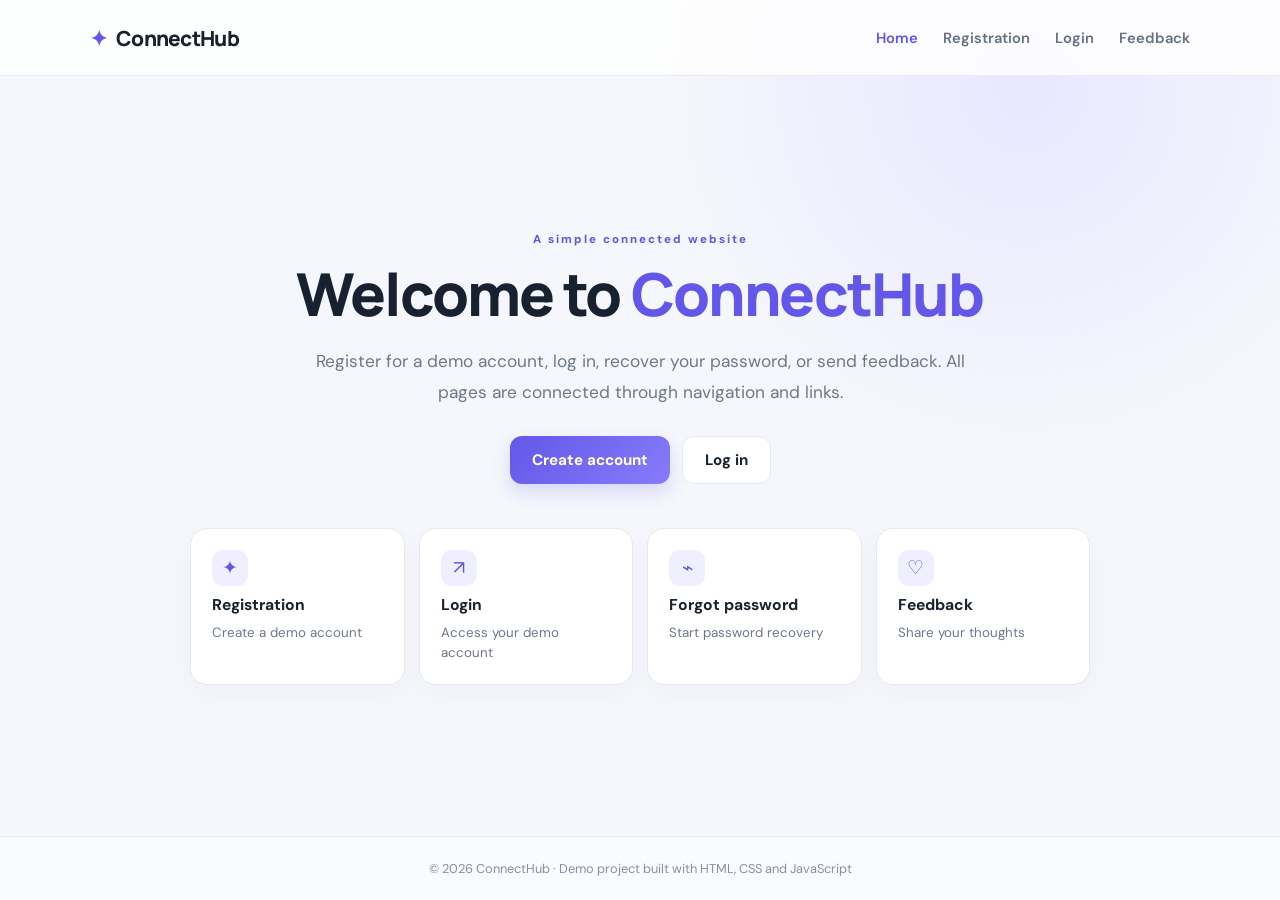
<file: index.html>
<!DOCTYPE html>
<html lang="en">
<head>
  <meta charset="UTF-8">
  <meta name="viewport" content="width=device-width, initial-scale=1.0">
  <title>Welcome | ConnectHub</title>
  <link rel="stylesheet" href="style.css">
</head>
<body>
  <header class="topbar">
    <a class="brand" href="index.html">ConnectHub</a>
    <nav>
      <a class="active" href="index.html">Home</a>
      <a href="register.html">Registration</a>
      <a href="login.html">Login</a>
      <a href="feedback.html">Feedback</a>
    </nav>
  </header>
  <main class="hero-wrap">
    <section class="hero">
      <span class="eyebrow">A simple connected website</span>
      <h1>Welcome to <span>ConnectHub</span></h1>
      <p>Register for a demo account, log in, recover your password, or send feedback. All pages are connected through navigation and links.</p>
      <div class="actions">
        <a class="btn primary" href="register.html">Create account</a>
        <a class="btn secondary" href="login.html">Log in</a>
      </div>
      <div class="feature-grid">
        <a class="feature" href="register.html"><span class="feature-icon">✦</span><strong>Registration</strong><small>Create a demo account</small></a>
        <a class="feature" href="login.html"><span class="feature-icon">↗</span><strong>Login</strong><small>Access your demo account</small></a>
        <a class="feature" href="forgot.html"><span class="feature-icon">⌁</span><strong>Forgot password</strong><small>Start password recovery</small></a>
        <a class="feature" href="feedback.html"><span class="feature-icon">♡</span><strong>Feedback</strong><small>Share your thoughts</small></a>
      </div>
    </section>
  </main>
  <footer>© 2026 ConnectHub · Demo project built with HTML, CSS and JavaScript</footer>
</body>
</html>
</file>
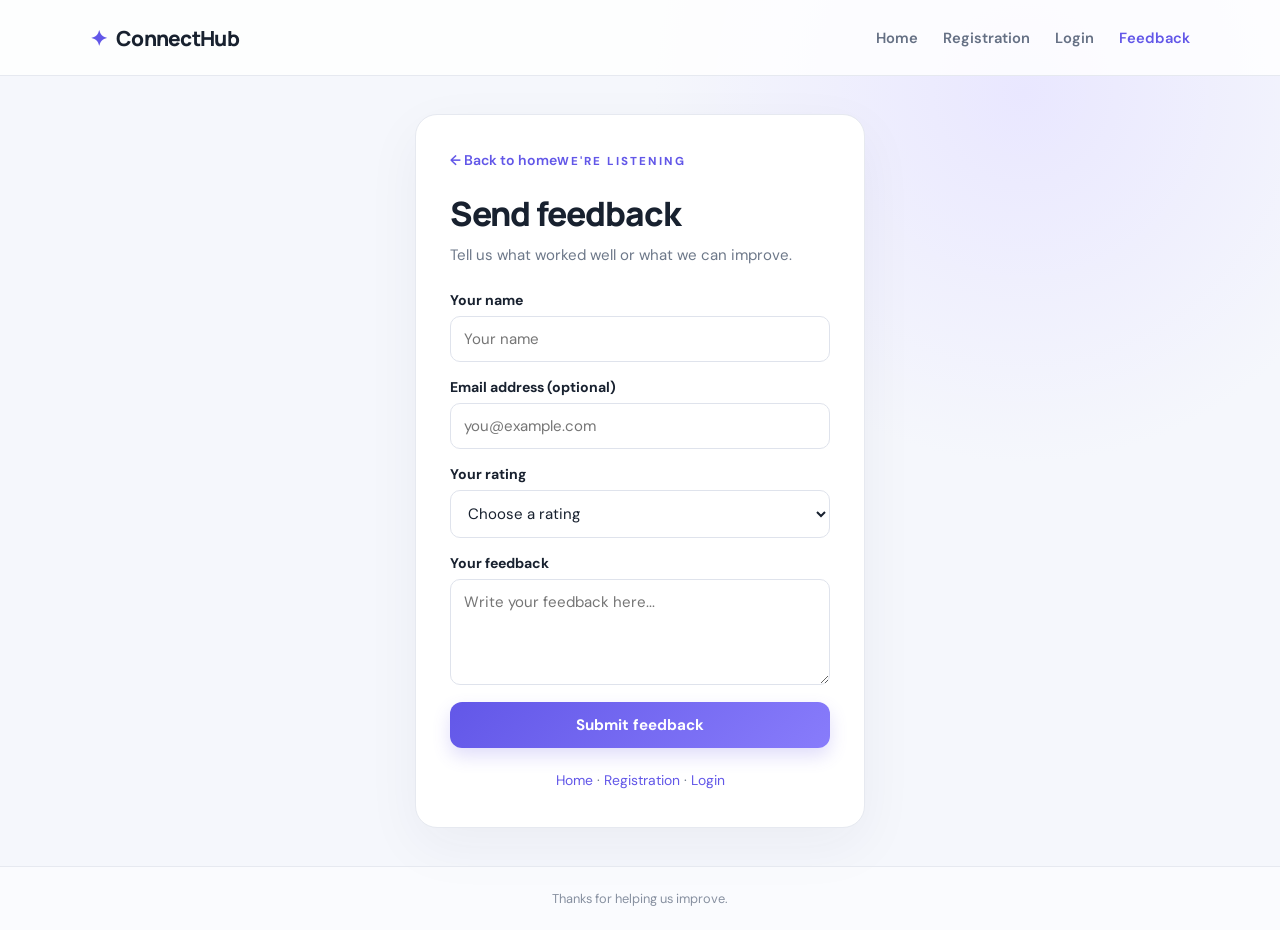
<file: feedback.html>
<!DOCTYPE html>
<html lang="en">
<head><meta charset="UTF-8"><meta name="viewport" content="width=device-width, initial-scale=1.0"><title>Feedback | ConnectHub</title><link rel="stylesheet" href="style.css"></head>
<body>
<header class="topbar"><a class="brand" href="index.html">ConnectHub</a><nav><a href="index.html">Home</a><a href="register.html">Registration</a><a href="login.html">Login</a><a class="active" href="feedback.html">Feedback</a></nav></header>
<main class="form-wrap"><section class="form-card"><a class="back-link" href="index.html">← Back to home</a><span class="eyebrow">WE'RE LISTENING</span><h1>Send feedback</h1><p class="muted">Tell us what worked well or what we can improve.</p>
<form id="feedbackForm"><label for="name">Your name</label><input id="name" name="name" type="text" placeholder="Your name" required><label for="email">Email address (optional)</label><input id="email" name="email" type="email" placeholder="you@example.com"><label for="rating">Your rating</label><select id="rating" name="rating" required><option value="">Choose a rating</option><option>Excellent</option><option>Good</option><option>Okay</option><option>Needs improvement</option></select><label for="feedback">Your feedback</label><textarea id="feedback" name="feedback" rows="4" placeholder="Write your feedback here..." required></textarea><button class="btn primary full" type="submit">Submit feedback</button><p id="message" class="message" role="status"></p></form>
<p class="form-bottom"><a href="index.html">Home</a> · <a href="register.html">Registration</a> · <a href="login.html">Login</a></p>
</section></main><footer>Thanks for helping us improve.</footer><script src="script.js"></script>
</body></html>
</file>
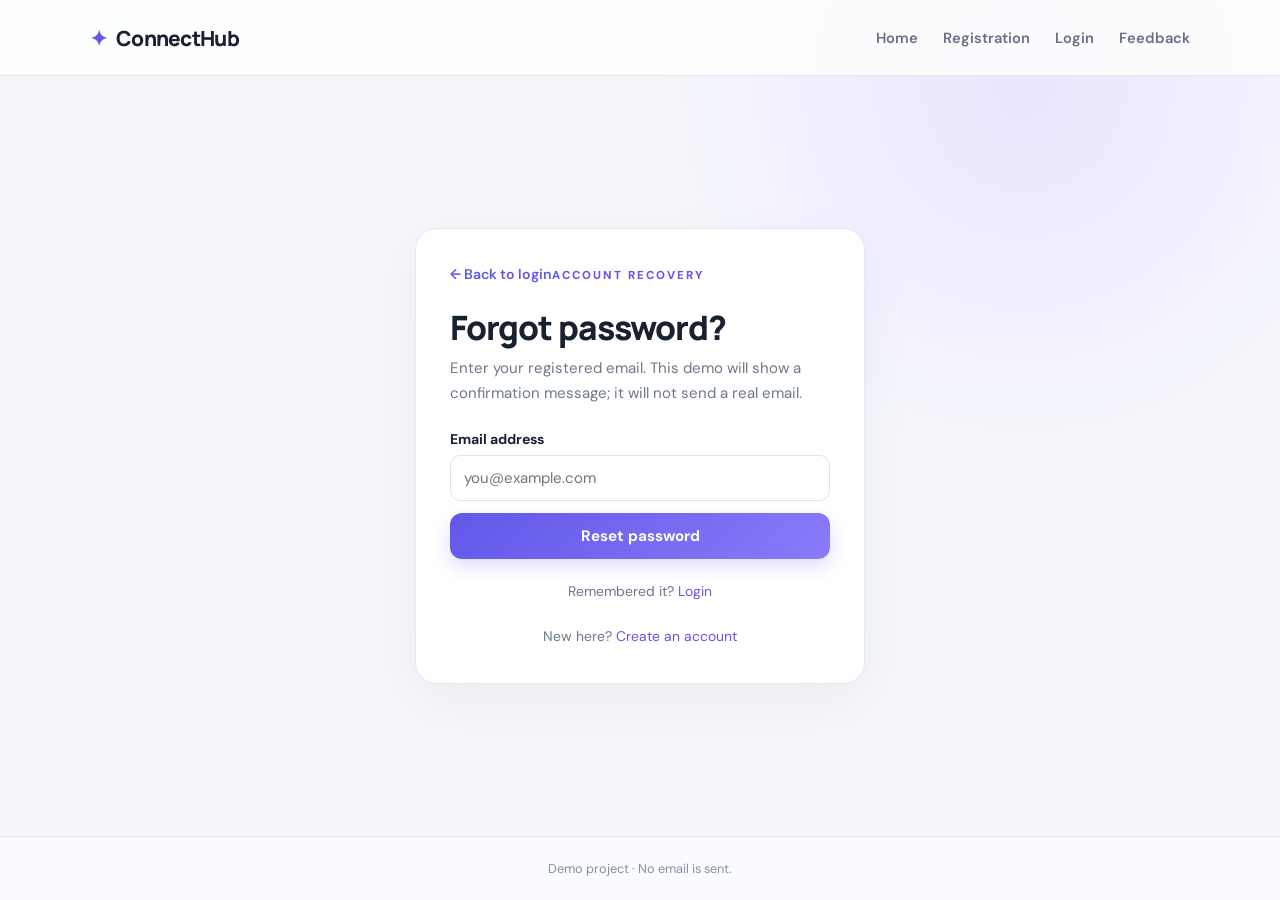
<file: forgot.html>
<!DOCTYPE html>
<html lang="en">
<head><meta charset="UTF-8"><meta name="viewport" content="width=device-width, initial-scale=1.0"><title>Forgot Password | ConnectHub</title><link rel="stylesheet" href="style.css"></head>
<body>
<header class="topbar"><a class="brand" href="index.html">ConnectHub</a><nav><a href="index.html">Home</a><a href="register.html">Registration</a><a href="login.html">Login</a><a href="feedback.html">Feedback</a></nav></header>
<main class="form-wrap"><section class="form-card"><a class="back-link" href="login.html">← Back to login</a><span class="eyebrow">ACCOUNT RECOVERY</span><h1>Forgot password?</h1><p class="muted">Enter your registered email. This demo will show a confirmation message; it will not send a real email.</p>
<form id="forgotForm"><label for="email">Email address</label><input id="email" name="email" type="email" placeholder="you@example.com" required><button class="btn primary full" type="submit">Reset password</button><p id="message" class="message" role="status"></p></form>
<p class="form-bottom">Remembered it? <a href="login.html">Login</a></p><p class="form-bottom">New here? <a href="register.html">Create an account</a></p>
</section></main><footer>Demo project · No email is sent.</footer><script src="script.js"></script>
</body></html>
</file>
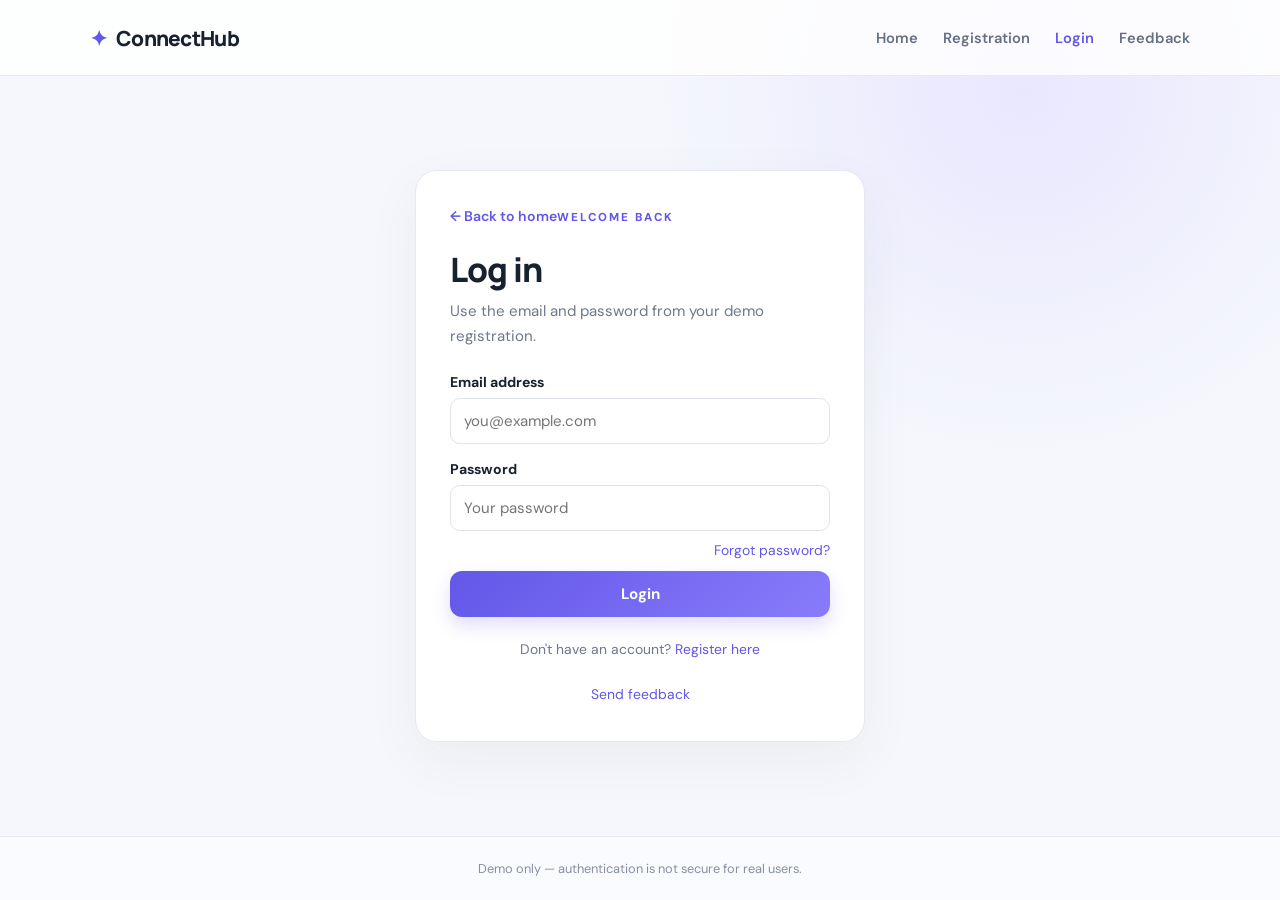
<file: login.html>
<!DOCTYPE html>
<html lang="en">
<head><meta charset="UTF-8"><meta name="viewport" content="width=device-width, initial-scale=1.0"><title>Login | ConnectHub</title><link rel="stylesheet" href="style.css"></head>
<body>
<header class="topbar"><a class="brand" href="index.html">ConnectHub</a><nav><a href="index.html">Home</a><a href="register.html">Registration</a><a class="active" href="login.html">Login</a><a href="feedback.html">Feedback</a></nav></header>
<main class="form-wrap"><section class="form-card"><a class="back-link" href="index.html">← Back to home</a><span class="eyebrow">WELCOME BACK</span><h1>Log in</h1><p class="muted">Use the email and password from your demo registration.</p>
<form id="loginForm">
<label for="email">Email address</label><input id="email" name="email" type="email" placeholder="you@example.com" required>
<label for="password">Password</label><input id="password" name="password" type="password" placeholder="Your password" required>
<div class="right-link"><a href="forgot.html">Forgot password?</a></div>
<button class="btn primary full" type="submit">Login</button><p id="message" class="message" role="status"></p>
</form><p class="form-bottom">Don't have an account? <a href="register.html">Register here</a></p><p class="form-bottom"><a href="feedback.html">Send feedback</a></p>
</section></main><footer>Demo only — authentication is not secure for real users.</footer><script src="script.js"></script>
</body></html>
</file>
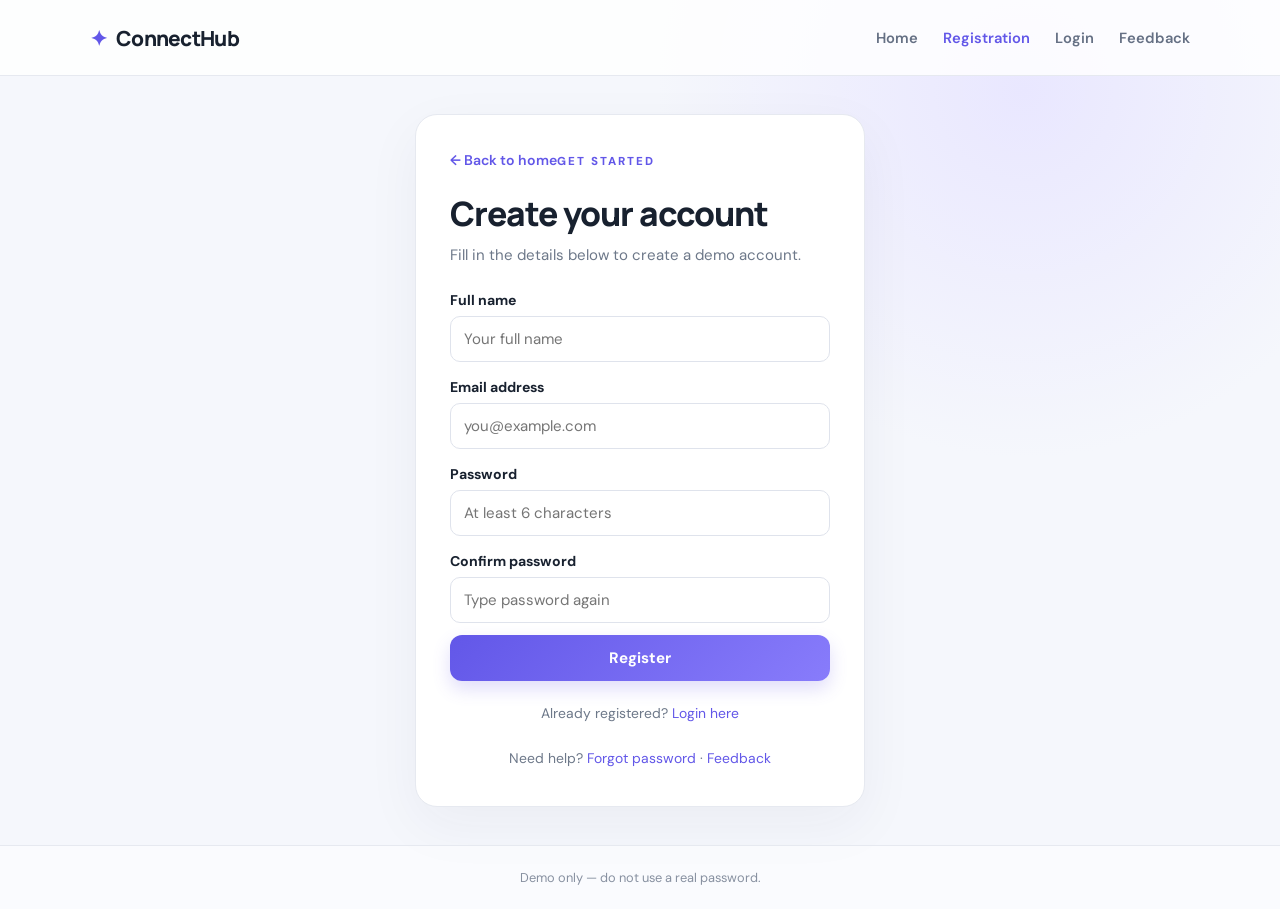
<file: register.html>
<!DOCTYPE html>
<html lang="en">
<head><meta charset="UTF-8"><meta name="viewport" content="width=device-width, initial-scale=1.0"><title>Registration | ConnectHub</title><link rel="stylesheet" href="style.css"></head>
<body>
<header class="topbar"><a class="brand" href="index.html">ConnectHub</a><nav><a href="index.html">Home</a><a class="active" href="register.html">Registration</a><a href="login.html">Login</a><a href="feedback.html">Feedback</a></nav></header>
<main class="form-wrap"><section class="form-card"><a class="back-link" href="index.html">← Back to home</a><span class="eyebrow">GET STARTED</span><h1>Create your account</h1><p class="muted">Fill in the details below to create a demo account.</p>
<form id="registerForm">
<label for="name">Full name</label><input id="name" name="name" type="text" placeholder="Your full name" required>
<label for="email">Email address</label><input id="email" name="email" type="email" placeholder="you@example.com" required>
<label for="password">Password</label><input id="password" name="password" type="password" minlength="6" placeholder="At least 6 characters" required>
<label for="confirm">Confirm password</label><input id="confirm" name="confirm" type="password" minlength="6" placeholder="Type password again" required>
<button class="btn primary full" type="submit">Register</button><p id="message" class="message" role="status"></p>
</form><p class="form-bottom">Already registered? <a href="login.html">Login here</a></p><p class="form-bottom">Need help? <a href="forgot.html">Forgot password</a> · <a href="feedback.html">Feedback</a></p>
</section></main><footer>Demo only — do not use a real password.</footer><script src="script.js"></script>
</body></html>
</file>
<file: style.css>
@import url('https://fonts.googleapis.com/css2?family=DM+Sans:wght@400;500;600;700&family=Manrope:wght@400;500;600;700;800&display=swap');
:root{--ink:#18212f;--muted:#6d7889;--accent:#6257e8;--accent2:#887cfb;--line:#e6e9f0;--paper:#fff;--bg:#f5f7fc}
*{box-sizing:border-box}body{margin:0;font-family:'DM Sans',sans-serif;color:var(--ink);background:radial-gradient(circle at 80% 10%,#e9e7ff 0,transparent 28%),var(--bg);min-height:100vh;display:flex;flex-direction:column}
a{color:var(--accent);text-decoration:none}a:hover{text-decoration:underline}.topbar{height:76px;display:flex;align-items:center;justify-content:space-between;padding:0 7%;background:rgba(255,255,255,.84);border-bottom:1px solid var(--line);gap:24px}.brand{font:800 1.3rem 'Manrope',sans-serif;color:var(--ink);letter-spacing:-.7px}.brand:before{content:'✦';color:var(--accent);margin-right:9px}.topbar nav{display:flex;gap:25px;flex-wrap:wrap}.topbar nav a{font-size:.92rem;color:#657084;font-weight:600}.topbar nav a.active,.topbar nav a:hover{color:var(--accent)}
.hero-wrap{flex:1;display:grid;place-items:center;padding:55px 20px}.hero{max-width:900px;text-align:center}.eyebrow{display:inline-block;color:var(--accent);font-size:.72rem;font-weight:800;letter-spacing:2px;margin-bottom:14px}.hero h1,.form-card h1{font:800 clamp(2.1rem,5vw,3.7rem)/1.12 'Manrope',sans-serif;letter-spacing:-1.8px;margin:0 0 18px}.hero h1 span{color:var(--accent)}.hero>p{color:var(--muted);font-size:1.08rem;line-height:1.8;max-width:650px;margin:0 auto}.actions{display:flex;gap:12px;justify-content:center;margin:28px 0 44px}.btn{display:inline-flex;align-items:center;justify-content:center;border:0;border-radius:12px;padding:13px 22px;font:700 .95rem 'DM Sans',sans-serif;cursor:pointer;transition:transform .15s,box-shadow .15s}.btn:hover{transform:translateY(-1px);text-decoration:none}.primary{color:white;background:linear-gradient(135deg,var(--accent),var(--accent2));box-shadow:0 8px 18px #6257e833}.secondary{color:var(--ink);background:#fff;border:1px solid var(--line)}.full{width:100%;margin-top:12px}.feature-grid{display:grid;grid-template-columns:repeat(4,1fr);gap:14px;text-align:left}.feature{background:#fff;border:1px solid var(--line);border-radius:17px;padding:21px;color:var(--ink);box-shadow:0 8px 25px #27324a08;display:flex;flex-direction:column;gap:8px}.feature:hover{border-color:#c6c1ff;text-decoration:none;transform:translateY(-2px)}.feature-icon{display:grid;place-items:center;width:36px;height:36px;border-radius:11px;background:#f0efff;color:var(--accent);font-size:1.2rem}.feature strong{font-size:.98rem}.feature small{color:var(--muted);line-height:1.5}
.form-wrap{flex:1;display:grid;place-items:center;padding:38px 18px}.form-card{width:min(100%,450px);background:#fff;border:1px solid var(--line);border-radius:22px;padding:34px;box-shadow:0 18px 55px #28304b0d}.back-link{display:inline-block;font-size:.88rem;font-weight:600;margin-bottom:26px}.form-card .eyebrow{margin-bottom:10px}.form-card h1{font-size:2.1rem;letter-spacing:-1px;margin-bottom:10px}.muted{color:var(--muted);font-size:.94rem;line-height:1.65;margin:0 0 24px}form label{display:block;font-size:.88rem;font-weight:700;margin:16px 0 7px}input,select,textarea{width:100%;font:inherit;font-size:.94rem;padding:12px 13px;border:1px solid #dfe3ec;border-radius:10px;background:#fff;color:var(--ink);outline:none}input:focus,select:focus,textarea:focus{border-color:var(--accent);box-shadow:0 0 0 3px #6257e81a}textarea{resize:vertical}.right-link{text-align:right;font-size:.87rem;margin-top:10px}.form-bottom{text-align:center;font-size:.87rem;color:var(--muted);margin:20px 0 0;line-height:1.8}.message{font-size:.9rem;line-height:1.5;margin:12px 0 0}.message.success{color:#147d50}.message.error{color:#c23636}footer{text-align:center;padding:23px 15px;color:#8790a0;font-size:.8rem;border-top:1px solid var(--line);background:#ffffff70}
@media(max-width:700px){.topbar{height:auto;min-height:72px;padding:18px 5%;align-items:flex-start;flex-direction:column}.topbar nav{gap:14px}.feature-grid{grid-template-columns:repeat(2,1fr)}.hero-wrap{padding:42px 17px}.form-card{padding:27px 22px}}@media(max-width:390px){.feature-grid{grid-template-columns:1fr}.actions{flex-direction:column}}
</file>
